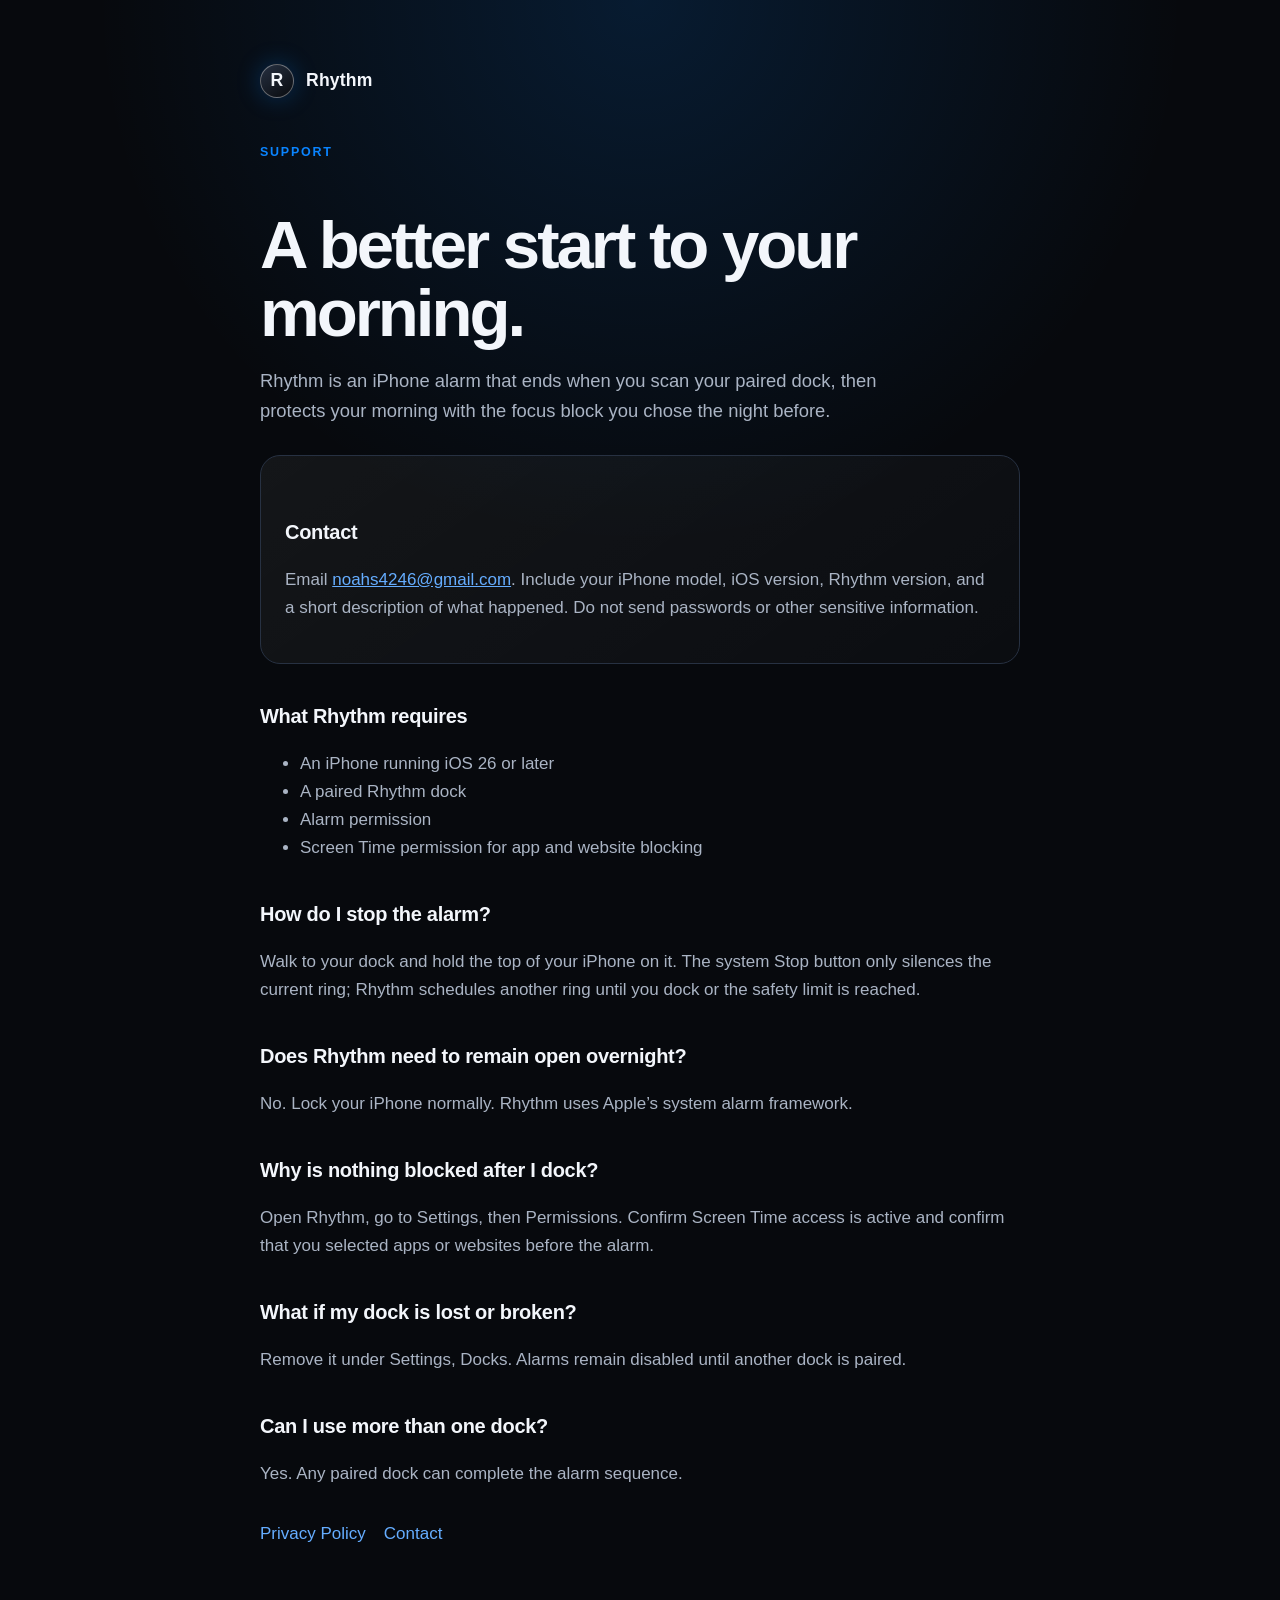
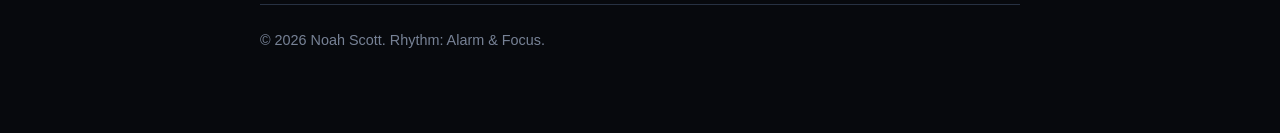
<file: index.html>
<!doctype html>
<html lang="en">
<head>
  <meta charset="utf-8">
  <meta name="viewport" content="width=device-width, initial-scale=1">
  <meta name="description" content="Support and privacy information for Rhythm: Alarm & Focus.">
  <title>Rhythm — Support</title>
  <link rel="stylesheet" href="styles.css">
</head>
<body>
  <main>
    <header>
      <a class="brand" href="index.html"><span class="mark">R</span> Rhythm</a>
    </header>
    <p class="eyebrow">Support</p>
    <h1>A better start to your morning.</h1>
    <p class="lede">Rhythm is an iPhone alarm that ends when you scan your paired dock, then protects your morning with the focus block you chose the night before.</p>

    <section class="card">
      <h2>Contact</h2>
      <p>Email <a href="mailto:noahs4246@gmail.com">noahs4246@gmail.com</a>. Include your iPhone model, iOS version, Rhythm version, and a short description of what happened. Do not send passwords or other sensitive information.</p>
    </section>

    <h2>What Rhythm requires</h2>
    <ul>
      <li>An iPhone running iOS 26 or later</li>
      <li>A paired Rhythm dock</li>
      <li>Alarm permission</li>
      <li>Screen Time permission for app and website blocking</li>
    </ul>

    <h2>How do I stop the alarm?</h2>
    <p>Walk to your dock and hold the top of your iPhone on it. The system Stop button only silences the current ring; Rhythm schedules another ring until you dock or the safety limit is reached.</p>

    <h2>Does Rhythm need to remain open overnight?</h2>
    <p>No. Lock your iPhone normally. Rhythm uses Apple’s system alarm framework.</p>

    <h2>Why is nothing blocked after I dock?</h2>
    <p>Open Rhythm, go to Settings, then Permissions. Confirm Screen Time access is active and confirm that you selected apps or websites before the alarm.</p>

    <h2>What if my dock is lost or broken?</h2>
    <p>Remove it under Settings, Docks. Alarms remain disabled until another dock is paired.</p>

    <h2>Can I use more than one dock?</h2>
    <p>Yes. Any paired dock can complete the alarm sequence.</p>

    <nav aria-label="Footer navigation">
      <a href="privacy.html">Privacy Policy</a>
      <a href="mailto:noahs4246@gmail.com">Contact</a>
    </nav>
    <footer>© 2026 Noah Scott. Rhythm: Alarm &amp; Focus.</footer>
  </main>
</body>
</html>
</file>
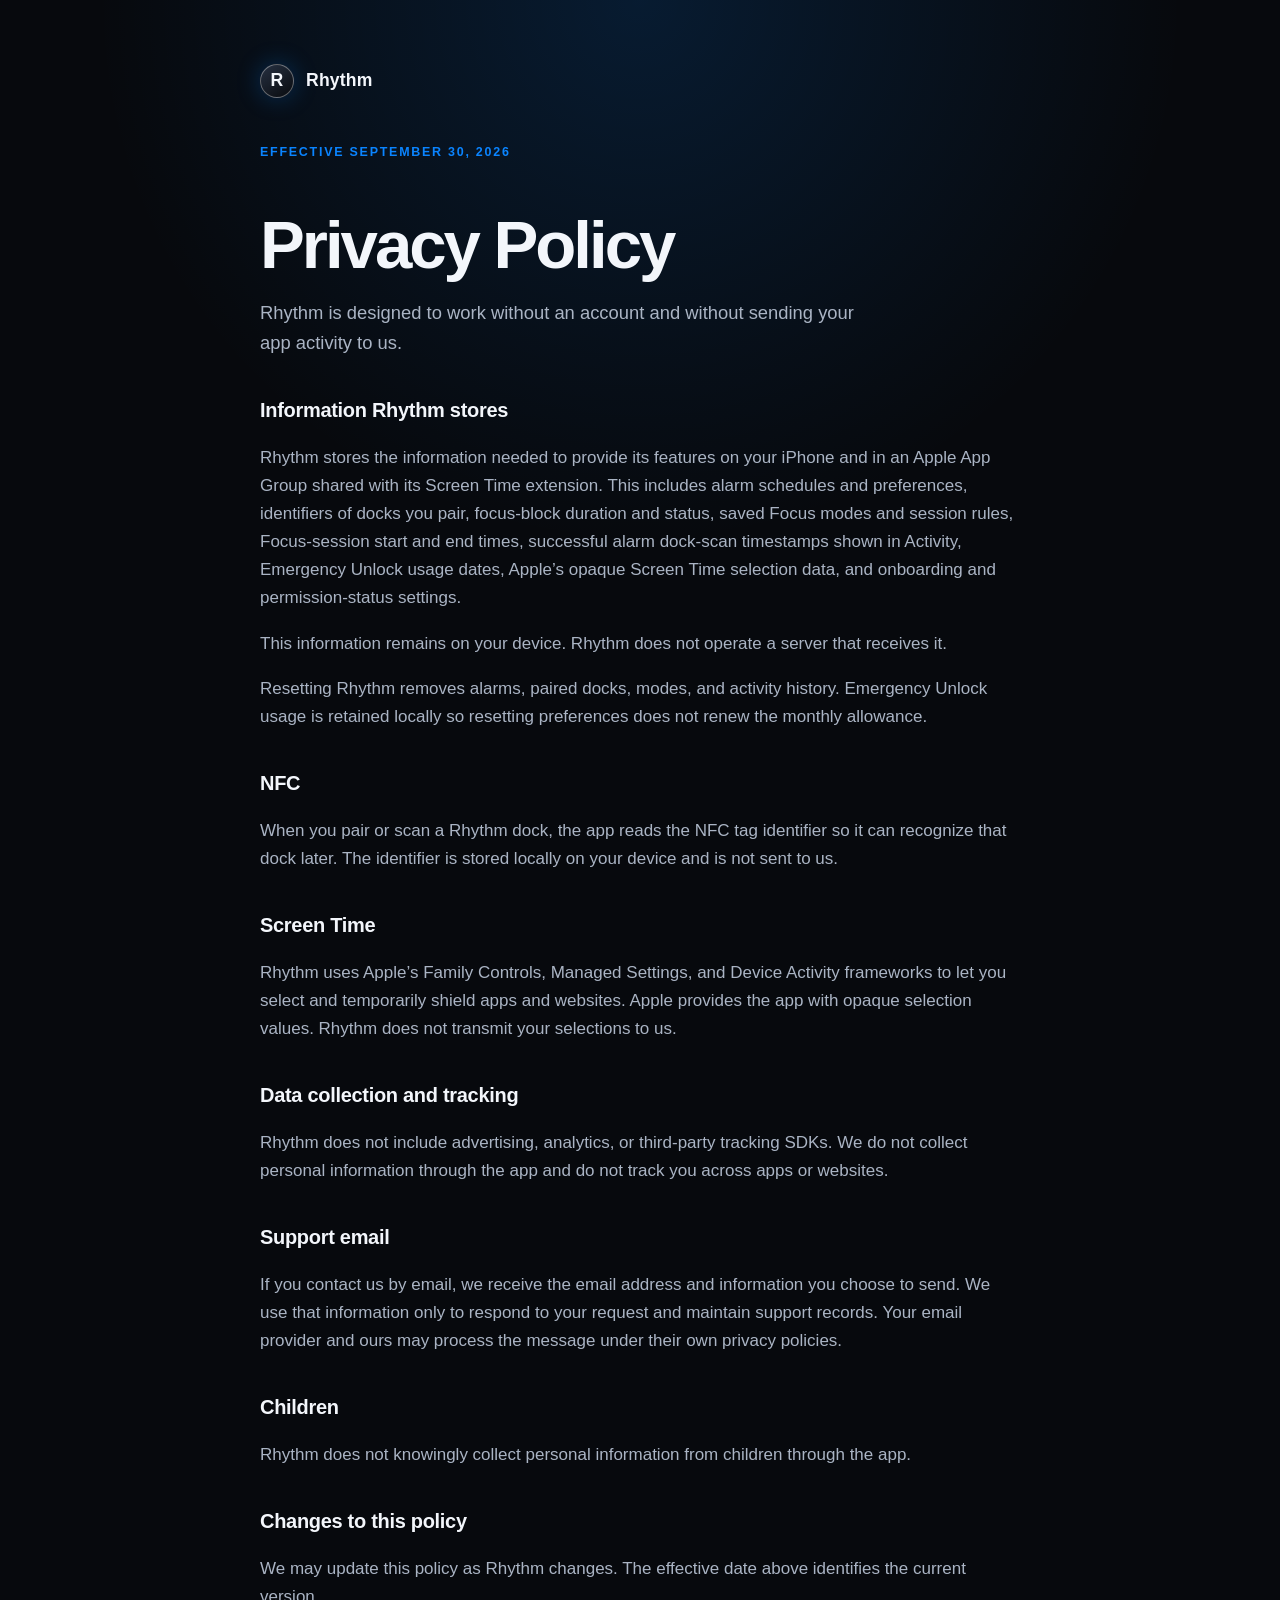
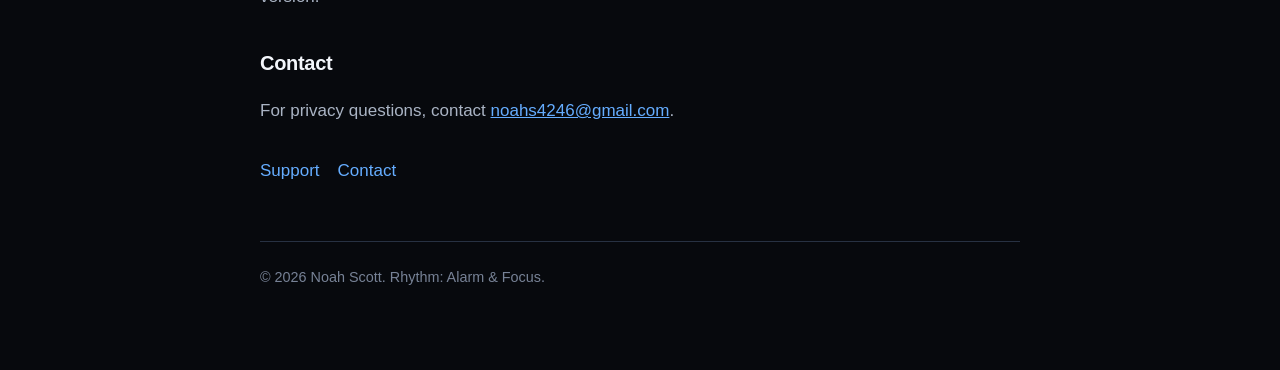
<file: privacy.html>
<!doctype html>
<html lang="en">
<head>
  <meta charset="utf-8">
  <meta name="viewport" content="width=device-width, initial-scale=1">
  <meta name="description" content="Privacy Policy for Rhythm: Alarm & Focus.">
  <title>Rhythm — Privacy Policy</title>
  <link rel="stylesheet" href="styles.css">
</head>
<body>
  <main>
    <header>
      <a class="brand" href="index.html"><span class="mark">R</span> Rhythm</a>
    </header>
    <p class="eyebrow">Effective September 30, 2026</p>
    <h1>Privacy Policy</h1>
    <p class="lede">Rhythm is designed to work without an account and without sending your app activity to us.</p>

    <h2>Information Rhythm stores</h2>
    <p>Rhythm stores the information needed to provide its features on your iPhone and in an Apple App Group shared with its Screen Time extension. This includes alarm schedules and preferences, identifiers of docks you pair, focus-block duration and status, saved Focus modes and session rules, Focus-session start and end times, successful alarm dock-scan timestamps shown in Activity, Emergency Unlock usage dates, Apple’s opaque Screen Time selection data, and onboarding and permission-status settings.</p>
    <p>This information remains on your device. Rhythm does not operate a server that receives it.</p>
    <p>Resetting Rhythm removes alarms, paired docks, modes, and activity history. Emergency Unlock usage is retained locally so resetting preferences does not renew the monthly allowance.</p>

    <h2>NFC</h2>
    <p>When you pair or scan a Rhythm dock, the app reads the NFC tag identifier so it can recognize that dock later. The identifier is stored locally on your device and is not sent to us.</p>

    <h2>Screen Time</h2>
    <p>Rhythm uses Apple’s Family Controls, Managed Settings, and Device Activity frameworks to let you select and temporarily shield apps and websites. Apple provides the app with opaque selection values. Rhythm does not transmit your selections to us.</p>

    <h2>Data collection and tracking</h2>
    <p>Rhythm does not include advertising, analytics, or third-party tracking SDKs. We do not collect personal information through the app and do not track you across apps or websites.</p>

    <h2>Support email</h2>
    <p>If you contact us by email, we receive the email address and information you choose to send. We use that information only to respond to your request and maintain support records. Your email provider and ours may process the message under their own privacy policies.</p>

    <h2>Children</h2>
    <p>Rhythm does not knowingly collect personal information from children through the app.</p>

    <h2>Changes to this policy</h2>
    <p>We may update this policy as Rhythm changes. The effective date above identifies the current version.</p>

    <h2>Contact</h2>
    <p>For privacy questions, contact <a href="mailto:noahs4246@gmail.com">noahs4246@gmail.com</a>.</p>

    <nav aria-label="Footer navigation">
      <a href="index.html">Support</a>
      <a href="mailto:noahs4246@gmail.com">Contact</a>
    </nav>
    <footer>© 2026 Noah Scott. Rhythm: Alarm &amp; Focus.</footer>
  </main>
</body>
</html>
</file>
<file: styles.css>
:root {
  color-scheme: dark;
  --background: #07090d;
  --surface: #11151c;
  --border: #273142;
  --text: #f3f6fb;
  --secondary: #aab4c4;
  --accent: #0a84ff;
}

* { box-sizing: border-box; }

body {
  margin: 0;
  min-height: 100vh;
  background:
    radial-gradient(circle at top, rgba(10, 132, 255, 0.15), transparent 34rem),
    var(--background);
  color: var(--text);
  font: 17px/1.65 -apple-system, BlinkMacSystemFont, "Segoe UI", sans-serif;
}

main {
  width: min(760px, calc(100% - 40px));
  margin: 0 auto;
  padding: 64px 0 80px;
}

header { margin-bottom: 44px; }

.brand {
  display: inline-flex;
  align-items: center;
  gap: 12px;
  color: var(--text);
  font-size: 1.1rem;
  font-weight: 700;
  letter-spacing: 0.01em;
  text-decoration: none;
}

.mark {
  display: grid;
  width: 34px;
  height: 34px;
  place-items: center;
  border: 1px solid rgba(255, 255, 255, 0.35);
  border-radius: 50%;
  background: linear-gradient(145deg, #263041, #090b0f);
  box-shadow: 0 0 24px rgba(10, 132, 255, 0.28);
}

h1 {
  margin: 48px 0 12px;
  font-size: clamp(2.25rem, 8vw, 4.2rem);
  line-height: 1.02;
  letter-spacing: -0.045em;
}

h2 {
  margin: 36px 0 10px;
  font-size: 1.25rem;
  letter-spacing: -0.015em;
}

p, li { color: var(--secondary); }

.lede {
  max-width: 620px;
  font-size: 1.15rem;
}

.card {
  margin: 28px 0;
  padding: 24px;
  border: 1px solid var(--border);
  border-radius: 20px;
  background: linear-gradient(145deg, rgba(255,255,255,0.05), rgba(255,255,255,0.015));
}

a { color: #65adff; }
a:hover { color: #9bcbff; }

nav {
  display: flex;
  flex-wrap: wrap;
  gap: 18px;
  margin-top: 32px;
}

nav a { text-decoration: none; }

.eyebrow {
  color: var(--accent);
  font-size: 0.78rem;
  font-weight: 750;
  letter-spacing: 0.14em;
  text-transform: uppercase;
}

footer {
  margin-top: 56px;
  padding-top: 24px;
  border-top: 1px solid var(--border);
  color: #778296;
  font-size: 0.9rem;
}
</file>
